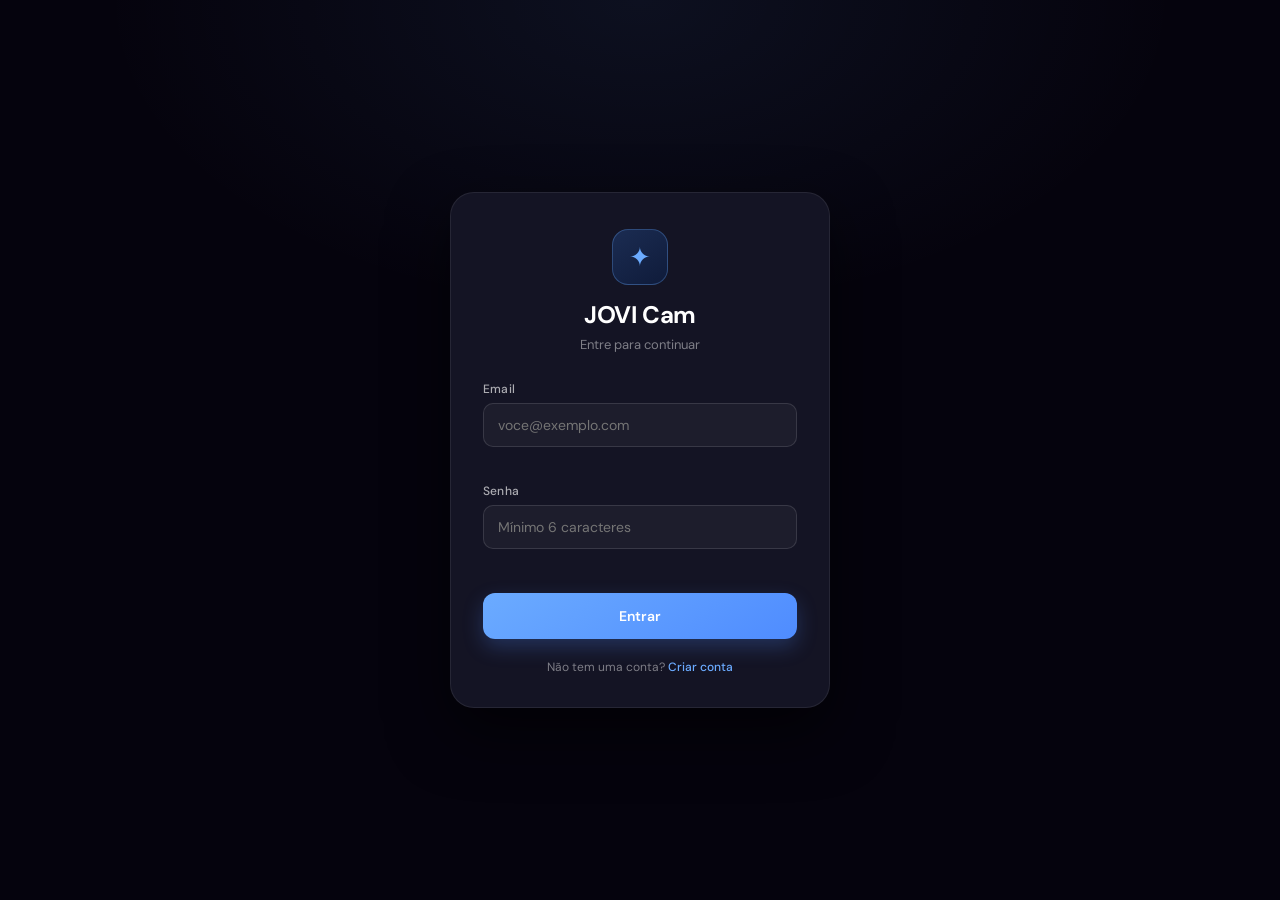
<file: index.html>
<!DOCTYPE html>
<html lang="pt-BR">
<head>
  <meta charset="UTF-8">
  <meta http-equiv="refresh" content="0;url=pages/login.html">
  <title>JOVI Cam</title>
</head>
<body>
  <script>window.location.replace("pages/login.html");</script>
</body>
</html>
</file>
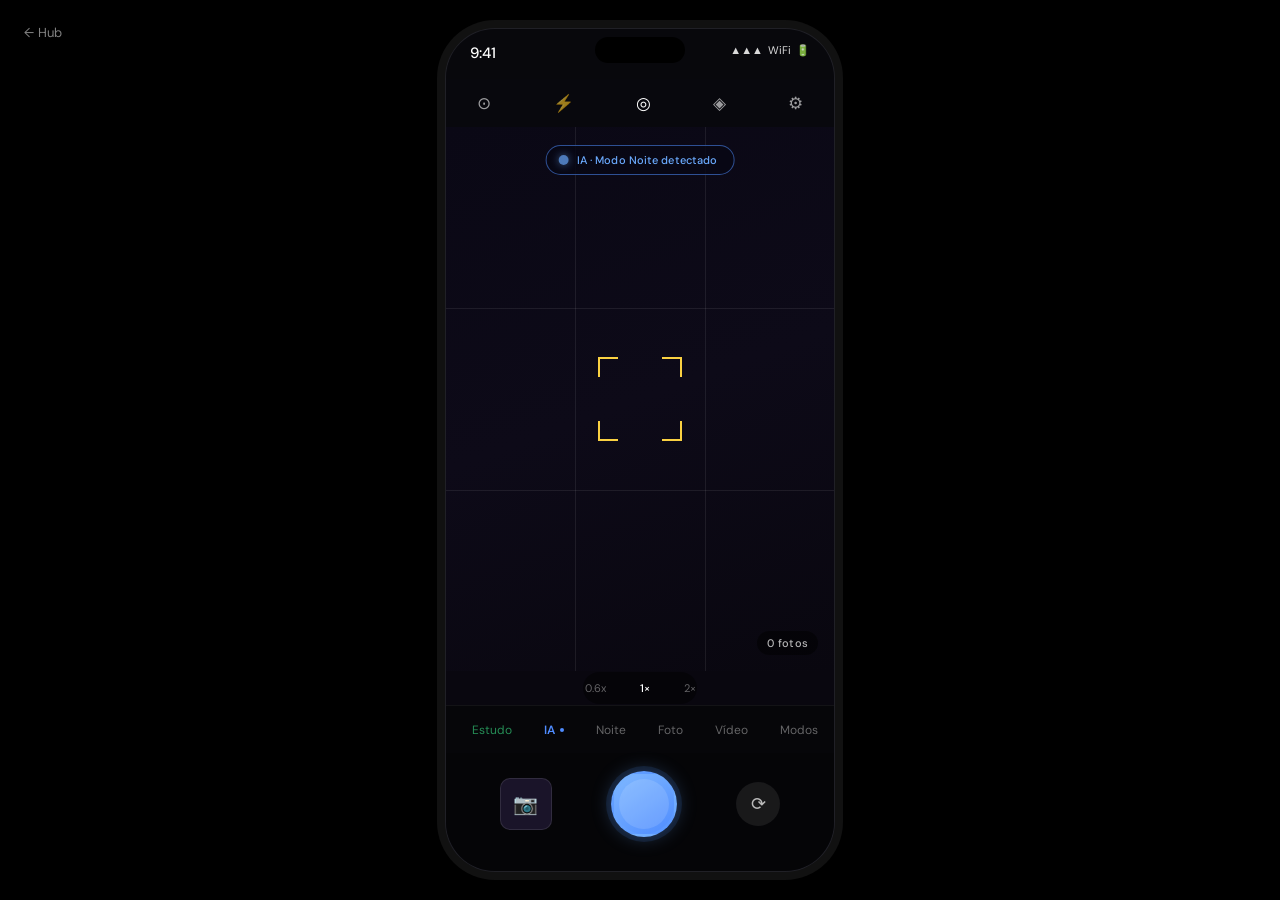
<file: pages/camera.html>
<!DOCTYPE html>
<html lang="pt-BR">
<head>
  <meta charset="UTF-8">
  <meta name="viewport" content="width=device-width, initial-scale=1.0">
  <title>JOVI Cam — Câmera</title>
  <link rel="stylesheet" href="../src/css/camera.css">
</head>
<body>
  <a class="hub-link" href="hub.html">← Hub</a>
  <main class="screen camera camera-ia" id="camera">

    <!-- Status Bar -->
    <header class="status-bar">
      <span class="time">9:41</span>
      <div class="dynamic-island"></div>
      <div class="status-icons">
        <span>▲▲▲</span>
        <span>WiFi</span>
        <span>🔋</span>
      </div>
    </header>

    <!-- Top Controls Bar -->
    <nav class="barra-topo" id="barra-topo">
      <button class="ctrl-btn" data-ctrl="hdr">⊙</button>
      <button class="ctrl-btn" data-ctrl="flash">⚡</button>
      <button class="ctrl-btn ctrl-btn-ativo" data-ctrl="grid">◎</button>
      <button class="ctrl-btn" data-ctrl="filter">◈</button>
      <button class="ctrl-btn" data-ctrl="settings">⚙</button>
    </nav>

    <!-- Viewfinder -->
    <section class="viewfinder">
      <video class="video-cam" id="video-cam" autoplay muted playsinline></video>
      <div class="fallback-cam" id="fallback-cam"></div>

      <!-- AI Chip -->
      <div class="chip-ia">
        <span class="chip-dot"></span>
        <span class="chip-label" id="chip-label">IA · Modo Noite detectado</span>
      </div>

      <!-- Grid overlay -->
      <div class="grid-overlay" id="grid-overlay">
        <div class="linha-grid grid-v1"></div>
        <div class="linha-grid grid-v2"></div>
        <div class="linha-grid grid-h1"></div>
        <div class="linha-grid grid-h2"></div>
      </div>

      <!-- Focus Reticle -->
      <div class="foco">
        <span class="canto canto-tl"></span>
        <span class="canto canto-tr"></span>
        <span class="canto canto-bl"></span>
        <span class="canto canto-br"></span>
      </div>

      <!-- Scan Line (visible in Estudo mode only) -->
      <div class="linha-scan"></div>

      <!-- Photo Counter -->
      <div class="contador-fotos" id="contador-fotos">0 fotos</div>

      <!-- Flash effect overlay -->
      <div class="overlay-flash" id="overlay-flash"></div>
    </section>

    <!-- Zoom Selector -->
    <div class="zoom-bar" id="zoom-bar">
      <button class="zoom-option" data-zoom="0.6">0.6x</button>
      <button class="zoom-option zoom-option-ativo" data-zoom="1">1×</button>
      <button class="zoom-option" data-zoom="2">2×</button>
    </div>

    <!-- Mode Tabs -->
    <nav class="mode-tabs" id="mode-tabs">
      <button class="mode-tab mode-tab-estudo" data-mode="estudo">Estudo</button>
      <button class="mode-tab mode-tab-ia mode-tab-ativo" data-mode="ia">
        IA
        <span class="tab-dot"></span>
      </button>
      <button class="mode-tab" data-mode="noite">Noite</button>
      <button class="mode-tab" data-mode="foto">Foto</button>
      <button class="mode-tab" data-mode="video">Vídeo</button>
      <a href="config.html" class="mode-tab">Modos</a>
    </nav>

    <!-- Action Buttons (only in Estudo mode) -->
    <section class="action-row" id="action-row">
      <button class="btn-action" id="btn-resumo">Resumo IA</button>
      <button class="btn-action" id="btn-copiar">Copiar Texto</button>
    </section>

    <!-- Camera Controls -->
    <footer class="controles-camera">
      <button class="btn-gallery" id="btn-gallery">📷</button>
      <button class="btn-shutter" id="btn-shutter"></button>
      <button class="btn-flip" id="btn-flip">⟳</button>
    </footer>

  </main>

  <script src="../src/js/camera.js"></script>
</body>
</html>
</file>
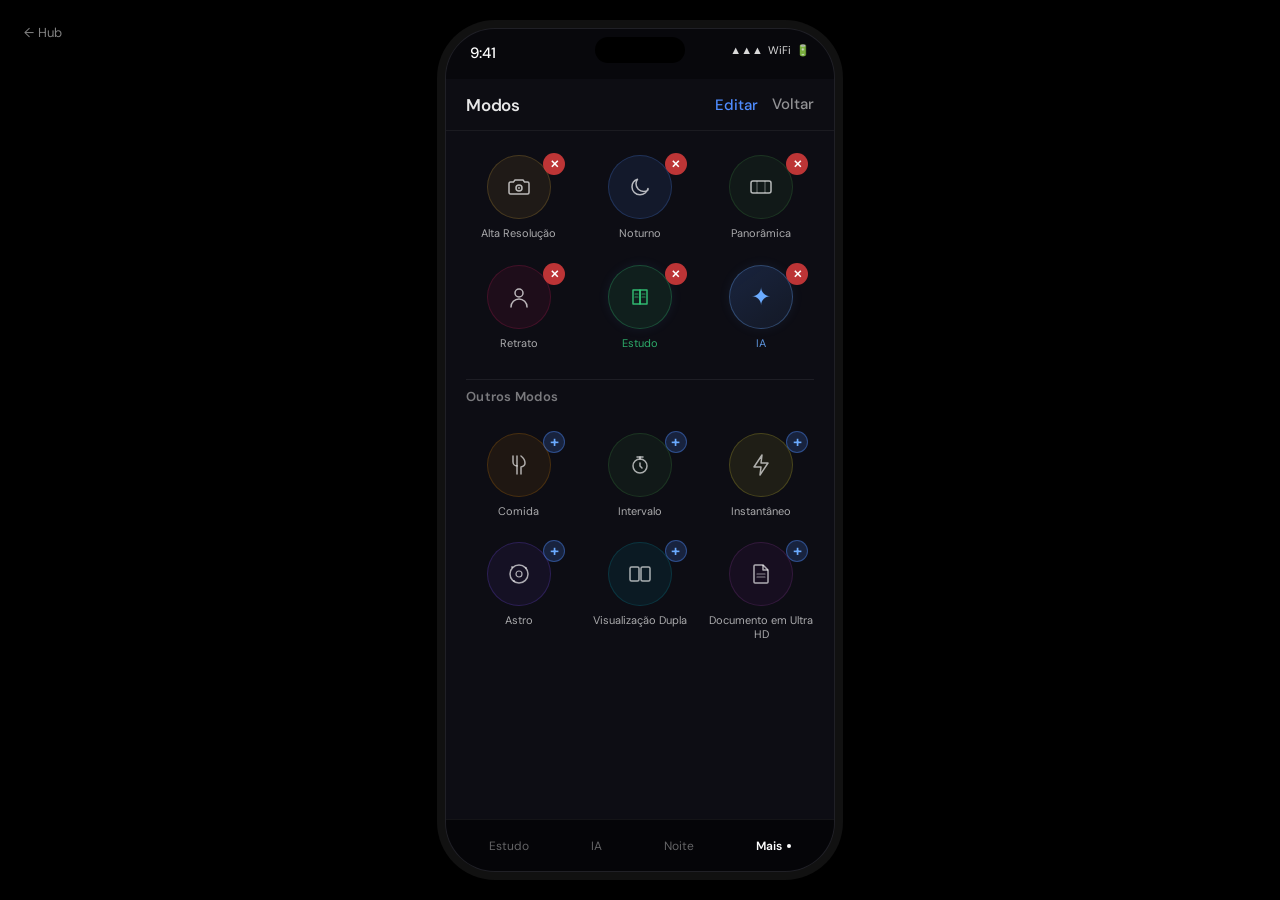
<file: pages/config.html>
<!DOCTYPE html>
<html lang="pt-BR">
<head>
  <meta charset="UTF-8">
  <meta name="viewport" content="width=device-width, initial-scale=1.0">
  <title>JOVI Cam — Configurar Modos</title>
  <link rel="stylesheet" href="../src/css/config.css">
</head>
<body>
  <a class="hub-link" href="hub.html">← Hub</a>
  <main class="screen">

    <!-- Status Bar -->
    <header class="status-bar">
      <span class="time">9:41</span>
      <div class="dynamic-island"></div>
      <div class="status-icons">
        <span>▲▲▲</span>
        <span>WiFi</span>
        <span>🔋</span>
      </div>
    </header>

    <!-- Page Header -->
    <header class="header-pagina">
      <h1 class="titulo-pagina">Modos</h1>
      <div class="acoes-header">
        <button class="btn-editar" id="btn-editar">Editar</button>
        <!-- COMMIT 11 (não incluir no commit 5): botão "Voltar" linka para camera.html, que ainda não existe no commit 5 -->
        <a href="camera.html" class="btn-voltar">Voltar</a>
        <!-- /COMMIT 11 -->
      </div>
    </header>

    <!-- Content -->
    <section class="content">
      <div class="grade-modos" id="grade-modos">

        <!-- Active modes (with remove badge) -->
        <article class="item-modo" data-name="Alta Resolução" data-active="true">
          <button class="badge badge-remover" aria-label="Remover">✕</button>
          <div class="icone-modo icone-res">
            <svg width="22" height="18" viewBox="0 0 22 18" fill="none" xmlns="http://www.w3.org/2000/svg">
              <path d="M21 14.5C21 15.3284 20.3284 16 19.5 16H2.5C1.67157 16 1 15.3284 1 14.5V5.5C1 4.67157 1.67157 4 2.5 4H5.5L7 2H15L16.5 4H19.5C20.3284 4 21 4.67157 21 5.5V14.5Z" stroke="rgba(255,255,255,0.7)" stroke-width="1.5"/>
              <circle cx="11" cy="10" r="3" stroke="rgba(255,255,255,0.7)" stroke-width="1.5"/>
              <circle cx="11" cy="10" r="1.2" fill="rgba(255,255,255,0.5)"/>
            </svg>
          </div>
          <p class="label-modo">Alta Resolução</p>
        </article>

        <article class="item-modo" data-name="Noturno" data-active="true">
          <button class="badge badge-remover" aria-label="Remover">✕</button>
          <div class="icone-modo icone-noturno">
            <svg width="20" height="20" viewBox="0 0 20 20" fill="none" xmlns="http://www.w3.org/2000/svg">
              <path d="M18 11.5C17.2 15.1 13.9 17.8 10 17.8C5.6 17.8 2 14.3 2 9.9C2 6.3 4.3 3.3 7.5 2.2C6.5 3.5 6 5.1 6 6.8C6 11 9.5 14.4 13.8 14.4C15.4 14.4 16.8 13.9 18 13L18 11.5Z" stroke="rgba(255,255,255,0.7)" stroke-width="1.5" stroke-linejoin="round"/>
            </svg>
          </div>
          <p class="label-modo">Noturno</p>
        </article>

        <article class="item-modo" data-name="Panorâmica" data-active="true">
          <button class="badge badge-remover" aria-label="Remover">✕</button>
          <div class="icone-modo icone-pano">
            <svg width="22" height="14" viewBox="0 0 22 14" fill="none" xmlns="http://www.w3.org/2000/svg">
              <rect x="1" y="1" width="20" height="12" rx="2" stroke="rgba(255,255,255,0.7)" stroke-width="1.5"/>
              <line x1="7" y1="1" x2="7" y2="13" stroke="rgba(255,255,255,0.4)" stroke-width="1"/>
              <line x1="15" y1="1" x2="15" y2="13" stroke="rgba(255,255,255,0.4)" stroke-width="1"/>
            </svg>
          </div>
          <p class="label-modo">Panorâmica</p>
        </article>

        <article class="item-modo" data-name="Retrato" data-active="true">
          <button class="badge badge-remover" aria-label="Remover">✕</button>
          <div class="icone-modo icone-retrato">
            <svg width="18" height="22" viewBox="0 0 18 22" fill="none" xmlns="http://www.w3.org/2000/svg">
              <circle cx="9" cy="7" r="4" stroke="rgba(255,255,255,0.7)" stroke-width="1.5"/>
              <path d="M1 21C1 16.5817 4.58172 13 9 13C13.4183 13 17 16.5817 17 21" stroke="rgba(255,255,255,0.7)" stroke-width="1.5" stroke-linecap="round"/>
            </svg>
          </div>
          <p class="label-modo">Retrato</p>
        </article>

        <article class="item-modo item-custom" data-name="Estudo" data-active="true">
          <button class="badge badge-remover" aria-label="Remover">✕</button>
          <div class="icone-modo icone-estudo">
            <svg width="20" height="20" viewBox="0 0 20 20" fill="none" xmlns="http://www.w3.org/2000/svg">
              <path d="M3 3H10V17H3V3Z" stroke="rgba(51,199,120,0.9)" stroke-width="1.5" stroke-linejoin="round"/>
              <path d="M10 3H17V17H10V3Z" stroke="rgba(51,199,120,0.9)" stroke-width="1.5" stroke-linejoin="round"/>
              <line x1="5" y1="7" x2="8" y2="7" stroke="rgba(51,199,120,0.7)" stroke-width="1.2" stroke-linecap="round"/>
              <line x1="5" y1="10" x2="8" y2="10" stroke="rgba(51,199,120,0.7)" stroke-width="1.2" stroke-linecap="round"/>
              <line x1="12" y1="7" x2="15" y2="7" stroke="rgba(51,199,120,0.7)" stroke-width="1.2" stroke-linecap="round"/>
              <line x1="12" y1="10" x2="15" y2="10" stroke="rgba(51,199,120,0.7)" stroke-width="1.2" stroke-linecap="round"/>
            </svg>
          </div>
          <p class="label-modo label-verde">Estudo</p>
        </article>

        <article class="item-modo item-custom" data-name="IA" data-active="true">
          <button class="badge badge-remover" aria-label="Remover">✕</button>
          <div class="icone-modo icone-ia">
            <span class="estrela-ia">✦</span>
          </div>
          <p class="label-modo label-azul">IA</p>
        </article>

        <!-- Section divider -->
        <div class="divisor-secao">Outros Modos</div>

        <!-- Inactive modes (with add badge) -->
        <article class="item-modo" data-name="Comida" data-active="false">
          <button class="badge badge-adicionar" aria-label="Adicionar">+</button>
          <div class="icone-modo icone-comida">
            <svg width="18" height="20" viewBox="0 0 18 20" fill="none" xmlns="http://www.w3.org/2000/svg">
              <path d="M3 1V7C3 9.209 4.791 11 7 11V19" stroke="rgba(255,255,255,0.65)" stroke-width="1.5" stroke-linecap="round"/>
              <path d="M7 1V11" stroke="rgba(255,255,255,0.65)" stroke-width="1.5" stroke-linecap="round"/>
              <path d="M11 1C11 1 15 4 15 8C15 10.5 13.5 11.5 11 12V19" stroke="rgba(255,255,255,0.65)" stroke-width="1.5" stroke-linecap="round" stroke-linejoin="round"/>
            </svg>
          </div>
          <p class="label-modo">Comida</p>
        </article>

        <article class="item-modo" data-name="Intervalo" data-active="false">
          <button class="badge badge-adicionar" aria-label="Adicionar">+</button>
          <div class="icone-modo icone-intervalo">
            <svg width="20" height="20" viewBox="0 0 20 20" fill="none" xmlns="http://www.w3.org/2000/svg">
              <circle cx="10" cy="11" r="7" stroke="rgba(255,255,255,0.65)" stroke-width="1.5"/>
              <path d="M10 8V11L12 13" stroke="rgba(255,255,255,0.65)" stroke-width="1.5" stroke-linecap="round"/>
              <path d="M7 2H13" stroke="rgba(255,255,255,0.65)" stroke-width="1.5" stroke-linecap="round"/>
              <path d="M10 2V4" stroke="rgba(255,255,255,0.65)" stroke-width="1.5" stroke-linecap="round"/>
            </svg>
          </div>
          <p class="label-modo">Intervalo</p>
        </article>

        <article class="item-modo" data-name="Instantâneo" data-active="false">
          <button class="badge badge-adicionar" aria-label="Adicionar">+</button>
          <div class="icone-modo icone-instantaneo">
            <svg width="16" height="22" viewBox="0 0 16 22" fill="none" xmlns="http://www.w3.org/2000/svg">
              <path d="M9 1L1 13H8L7 21L15 9H8L9 1Z" stroke="rgba(255,255,255,0.65)" stroke-width="1.5" stroke-linejoin="round"/>
            </svg>
          </div>
          <p class="label-modo">Instantâneo</p>
        </article>

        <article class="item-modo" data-name="Astro" data-active="false">
          <button class="badge badge-adicionar" aria-label="Adicionar">+</button>
          <div class="icone-modo icone-astro">
            <svg width="22" height="22" viewBox="0 0 22 22" fill="none" xmlns="http://www.w3.org/2000/svg">
              <circle cx="11" cy="11" r="9" stroke="rgba(255,255,255,0.65)" stroke-width="1.5"/>
              <circle cx="11" cy="11" r="3" stroke="rgba(255,255,255,0.65)" stroke-width="1.2"/>
              <circle cx="4" cy="4" r="1" fill="rgba(255,255,255,0.5)"/>
              <circle cx="18" cy="5" r="1" fill="rgba(255,255,255,0.5)"/>
              <circle cx="6" cy="18" r="1" fill="rgba(255,255,255,0.5)"/>
            </svg>
          </div>
          <p class="label-modo">Astro</p>
        </article>

        <article class="item-modo" data-name="Visualização Dupla" data-active="false">
          <button class="badge badge-adicionar" aria-label="Adicionar">+</button>
          <div class="icone-modo icone-dupl">
            <svg width="22" height="16" viewBox="0 0 22 16" fill="none" xmlns="http://www.w3.org/2000/svg">
              <rect x="1" y="1" width="9" height="14" rx="1.5" stroke="rgba(255,255,255,0.65)" stroke-width="1.5"/>
              <rect x="12" y="1" width="9" height="14" rx="1.5" stroke="rgba(255,255,255,0.65)" stroke-width="1.5"/>
            </svg>
          </div>
          <p class="label-modo">Visualização Dupla</p>
        </article>

        <article class="item-modo" data-name="Documento em Ultra HD" data-active="false">
          <button class="badge badge-adicionar" aria-label="Adicionar">+</button>
          <div class="icone-modo icone-doc">
            <svg width="16" height="20" viewBox="0 0 16 20" fill="none" xmlns="http://www.w3.org/2000/svg">
              <path d="M1 2C1 1.44772 1.44772 1 2 1H10L15 6V18C15 18.5523 14.5523 19 14 19H2C1.44772 19 1 18.5523 1 18V2Z" stroke="rgba(255,255,255,0.65)" stroke-width="1.5"/>
              <path d="M10 1V6H15" stroke="rgba(255,255,255,0.65)" stroke-width="1.5" stroke-linejoin="round"/>
              <line x1="4" y1="10" x2="12" y2="10" stroke="rgba(255,255,255,0.5)" stroke-width="1.2" stroke-linecap="round"/>
              <line x1="4" y1="13" x2="12" y2="13" stroke="rgba(255,255,255,0.5)" stroke-width="1.2" stroke-linecap="round"/>
            </svg>
          </div>
          <p class="label-modo">Documento em Ultra HD</p>
        </article>

      </div>
    </section>

    <!-- Bottom Mode Tabs -->
    <nav class="mode-tabs" id="bottom-tabs">
      <button class="mode-tab" data-mode="estudo">Estudo</button>
      <button class="mode-tab" data-mode="ia">IA</button>
      <button class="mode-tab" data-mode="noite">Noite</button>
      <button class="mode-tab mode-tab-ativo" data-mode="mais">
        Mais
        <span class="tab-dot"></span>
      </button>
    </nav>

  </main>

  <script src="../src/js/config.js"></script>
</body>
</html>
</file>
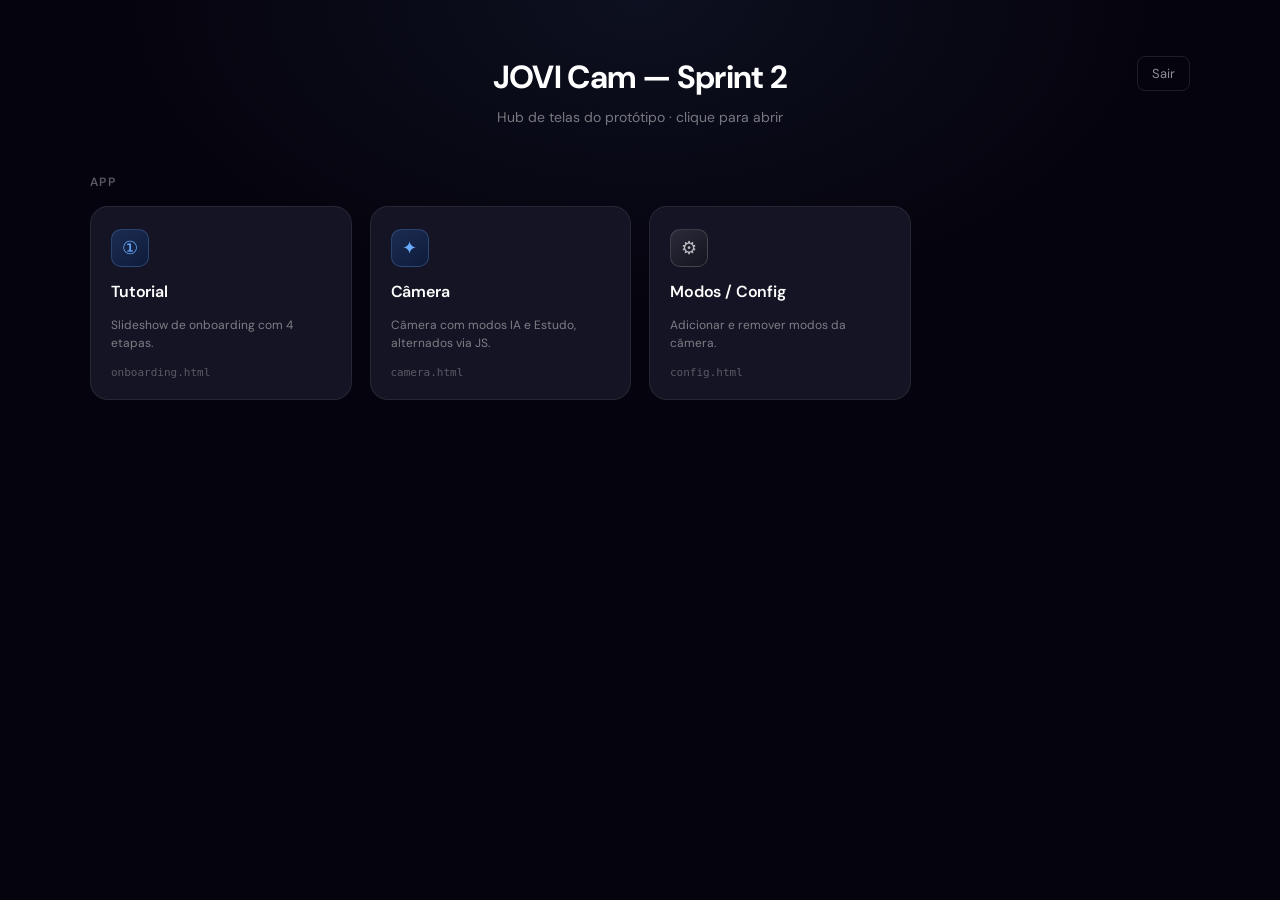
<file: pages/hub.html>
<!DOCTYPE html>
<html lang="pt-BR">
<head>
  <meta charset="UTF-8">
  <meta name="viewport" content="width=device-width, initial-scale=1.0">
  <title>JOVI Cam — Hub</title>
  <link rel="stylesheet" href="../src/css/hub.css">
</head>
<body>
  <main class="hub">
    <header class="cabecalho">
      <h1 class="titulo">JOVI Cam — Sprint 2</h1>
      <p class="subtitulo">Hub de telas do protótipo · clique para abrir</p>
      <a class="btn-sair" href="../index.html" id="link-sair">Sair</a>
    </header>

    <section>
      <h2 class="titulo-secao">App</h2>
      <div class="grade">
        <a class="card" href="onboarding.html">
          <div class="icone-card">①</div>
          <div class="titulo-card">Tutorial</div>
          <div class="desc-card">Slideshow de onboarding com 4 etapas.</div>
          <div class="caminho">onboarding.html</div>
        </a>
        <a class="card" href="camera.html">
          <div class="icone-card">✦</div>
          <div class="titulo-card">Câmera</div>
          <div class="desc-card">Câmera com modos IA e Estudo, alternados via JS.</div>
          <div class="caminho">camera.html</div>
        </a>
        <a class="card card-config" href="config.html">
          <div class="icone-card">⚙</div>
          <div class="titulo-card">Modos / Config</div>
          <div class="desc-card">Adicionar e remover modos da câmera.</div>
          <div class="caminho">config.html</div>
        </a>
      </div>
    </section>

  </main>

  <!-- COMMIT 14 (não incluir no commit 12): script de confirmação de logout -->
  <script src="../src/js/hub.js"></script>
  <!-- /COMMIT 14 -->
</body>
</html>
</file>
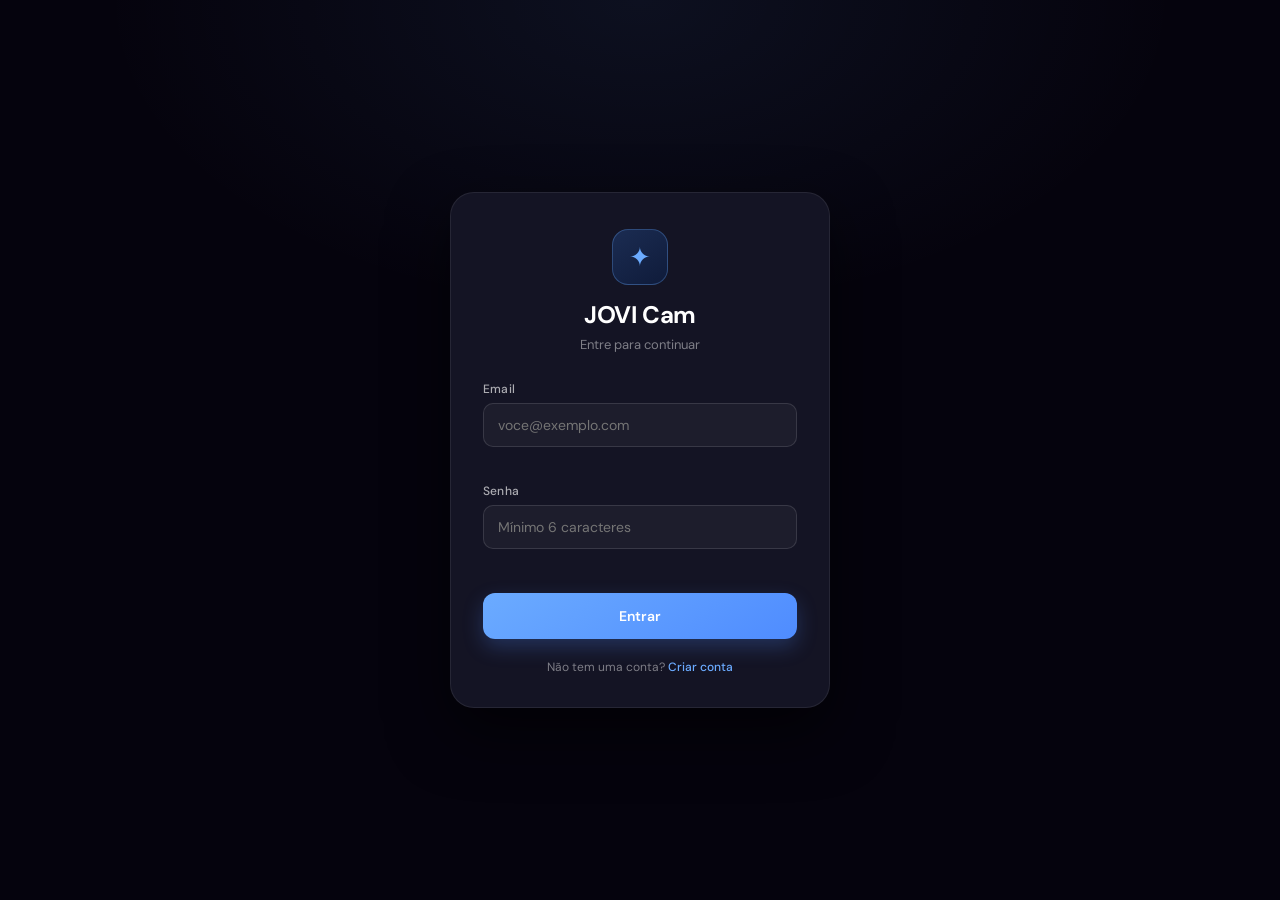
<file: pages/login.html>
<!DOCTYPE html>
<html lang="pt-BR">
<head>
  <meta charset="UTF-8">
  <meta name="viewport" content="width=device-width, initial-scale=1.0">
  <title>JOVI Cam — Entrar</title>
  <link rel="stylesheet" href="../src/css/login.css">
</head>
<body>
  <main class="login">
    <header class="cabecalho">
      <div class="logo">✦</div>
      <h1 class="titulo">JOVI Cam</h1>
      <p class="subtitulo">Entre para continuar</p>
    </header>

    <form class="form-login" id="form-login" novalidate>
      <div class="campo">
        <label class="label" for="email">Email</label>
        <input class="input" id="email" name="email" type="email" placeholder="voce@exemplo.com" autocomplete="email">
        <small class="msg-erro" id="erro-email"></small>
      </div>

      <div class="campo">
        <label class="label" for="senha">Senha</label>
        <input class="input" id="senha" name="senha" type="password" placeholder="Mínimo 6 caracteres" autocomplete="current-password">
        <small class="msg-erro" id="erro-senha"></small>
      </div>

      <button type="submit" class="btn-entrar">Entrar</button>

      <p class="rodape">
        Não tem uma conta? <a href="#" id="link-cadastro">Criar conta</a>
      </p>
    </form>
  </main>

  <script src="../src/js/login.js"></script>
</body>
</html>
</file>
<file: src/css/camera.css>
@import url('https://fonts.googleapis.com/css2?family=DM+Sans:wght@300;400;500;600;700&display=swap');

*, *::before, *::after {
  box-sizing: border-box;
  margin: 0;
  padding: 0;
}

body {
  background: #000;
  display: flex;
  justify-content: center;
  align-items: center;
  min-height: 100vh;
  font-family: 'DM Sans', -apple-system, sans-serif;
}

button {
  cursor: pointer;
  font-family: inherit;
  border: none;
  background: none;
  color: inherit;
  padding: 0;
}

/* ── Phone Shell ─────────────────────────────── */
.screen {
  width: 390px;
  height: 844px;
  background: #0d0d14;
  border-radius: 50px;
  border: 1.5px solid rgba(255,255,255,0.08);
  box-shadow:
    0 0 0 8px #111,
    0 40px 80px rgba(0,0,0,0.9);
  overflow: hidden;
  position: relative;
  display: flex;
  flex-direction: column;
}

/* ── Status Bar ──────────────────────────────── */
.status-bar {
  height: 50px;
  padding: 14px 24px 0;
  display: flex;
  justify-content: space-between;
  align-items: flex-start;
  background: rgba(0,0,0,0.4);
  position: relative;
  z-index: 20;
  flex-shrink: 0;
}

.dynamic-island {
  width: 90px;
  height: 26px;
  background: #000;
  border-radius: 13px;
  position: absolute;
  top: 8px;
  left: 50%;
  transform: translateX(-50%);
}

.time {
  font-size: 15px;
  font-weight: 500;
  color: #fff;
}

.status-icons {
  display: flex;
  align-items: center;
  gap: 5px;
  font-size: 11px;
  color: rgba(255,255,255,0.85);
}

/* ── Controls Bar ────────────────────────────── */
.barra-topo {
  height: 48px;
  background: rgba(0,0,0,0.35);
  display: flex;
  justify-content: space-around;
  align-items: center;
  flex-shrink: 0;
  z-index: 10;
}

.ctrl-btn {
  font-size: 17px;
  opacity: 0.6;
  padding: 10px 12px;
  color: #fff;
  transition: opacity 0.18s ease;
}

.ctrl-btn-ativo { opacity: 1; }

/* ── Viewfinder ──────────────────────────────── */
.viewfinder {
  flex: 1;
  position: relative;
  overflow: hidden;
}

/* fallback gradient by mode (visible when camera is unavailable) */
.fallback-cam {
  position: absolute;
  inset: 0;
  z-index: 0;
}

.camera-ia .fallback-cam {
  background: linear-gradient(160deg, #0a0815 0%, #0d0a18 50%, #09070f 100%);
}

.camera-estudo .fallback-cam {
  background: linear-gradient(160deg, #080c09 0%, #090d0a 50%, #070b08 100%);
}

.video-cam {
  position: absolute;
  inset: 0;
  width: 100%;
  height: 100%;
  object-fit: cover;
  z-index: 1;
  background: #000;
}

.camera.no-camera .video-cam { display: none; }

/* ── AI Chip ─────────────────────────────────── */
.chip-ia {
  position: absolute;
  top: 18px;
  left: 50%;
  transform: translateX(-50%);
  border-radius: 20px;
  padding: 7px 16px 7px 12px;
  display: flex;
  align-items: center;
  gap: 8px;
  z-index: 10;
  white-space: nowrap;
}

.camera-ia .chip-ia {
  background: rgba(8, 8, 20, 0.82);
  border: 1px solid rgba(79,140,255,0.55);
}

.camera-estudo .chip-ia {
  background: rgba(8, 14, 10, 0.85);
  border: 1px solid rgba(51,199,120,0.5);
}

.chip-dot {
  width: 10px;
  height: 10px;
  border-radius: 50%;
}

.camera-ia .chip-dot {
  background: rgba(107,171,255,0.7);
  box-shadow: 0 0 8px rgba(107,171,255,0.5);
}

.camera-estudo .chip-dot {
  background: rgba(51,199,120,0.8);
  box-shadow: 0 0 8px rgba(51,199,120,0.5);
}

.chip-label {
  font-size: 11px;
  font-weight: 500;
  letter-spacing: 0.01em;
}

.camera-ia .chip-label { color: #6babff; }
.camera-estudo .chip-label { color: #33c778; }

/* ── Grid Overlay ────────────────────────────── */
.grid-overlay {
  position: absolute;
  inset: 0;
  z-index: 5;
}

.grid-overlay.hidden { display: none; }

.linha-grid {
  position: absolute;
  background: rgba(255,255,255,0.08);
}

.grid-v1 { width: 1px; top: 0; bottom: 0; left: 33.33%; }
.grid-v2 { width: 1px; top: 0; bottom: 0; left: 66.66%; }
.grid-h1 { height: 1px; left: 0; right: 0; top: 33.33%; }
.grid-h2 { height: 1px; left: 0; right: 0; top: 66.66%; }

/* ── Focus Reticle ───────────────────────────── */
.foco {
  position: absolute;
  width: 84px;
  height: 84px;
  top: 50%;
  left: 50%;
  transform: translate(-50%, -50%);
  z-index: 5;
}

.canto {
  position: absolute;
  width: 20px;
  height: 20px;
  border-style: solid;
}

.camera-ia .canto { border-color: #fad142; }
.camera-estudo .canto { border-color: #33c778; }

.canto-tl { top: 0; left: 0; border-width: 2px 0 0 2px; }
.canto-tr { top: 0; right: 0; border-width: 2px 2px 0 0; }
.canto-bl { bottom: 0; left: 0; border-width: 0 0 2px 2px; }
.canto-br { bottom: 0; right: 0; border-width: 0 2px 2px 0; }

/* ── Scan Line (Estudo only) ─────────────────── */
.linha-scan {
  position: absolute;
  left: 0;
  right: 0;
  height: 2px;
  top: 48%;
  z-index: 5;
  display: none;
  background: linear-gradient(
    90deg,
    transparent 0%,
    rgba(51,199,120,0) 10%,
    rgba(51,199,120,0.4) 40%,
    rgba(51,199,120,0.4) 60%,
    rgba(51,199,120,0) 90%,
    transparent 100%
  );
  animation: scan 2.5s ease-in-out infinite;
}

.camera-estudo .linha-scan { display: block; }

@keyframes scan {
  0%   { top: 30%; opacity: 0.3; }
  50%  { top: 65%; opacity: 1; }
  100% { top: 30%; opacity: 0.3; }
}

/* ── Photo Counter ───────────────────────────── */
.contador-fotos {
  position: absolute;
  bottom: 16px;
  right: 16px;
  font-size: 11px;
  font-weight: 500;
  color: rgba(255,255,255,0.7);
  background: rgba(0,0,0,0.5);
  padding: 5px 10px;
  border-radius: 12px;
  z-index: 6;
  letter-spacing: 0.02em;
}

/* ── Flash Overlay ───────────────────────────── */
.overlay-flash {
  position: absolute;
  inset: 0;
  background: #fff;
  opacity: 0;
  pointer-events: none;
  z-index: 50;
}

.overlay-flash.flash-ativo {
  animation: flash 0.25s ease-out;
}

@keyframes flash {
  0%   { opacity: 0; }
  30%  { opacity: 0.9; }
  100% { opacity: 0; }
}

/* ── Zoom Bar ────────────────────────────────── */
.zoom-bar {
  display: flex;
  justify-content: center;
  align-items: center;
  gap: 34px;
  padding: 10px 0;
  position: relative;
  z-index: 10;
  flex-shrink: 0;
}

.camera-ia .zoom-bar { background: #09070f; }
.camera-estudo .zoom-bar { background: #070b08; }

.zoom-bar::before {
  content: '';
  position: absolute;
  left: 50%;
  transform: translateX(-50%);
  width: 114px;
  height: 32px;
  background: rgba(0,0,0,0.45);
  border-radius: 16px;
}

.zoom-option {
  font-size: 11px;
  font-weight: 400;
  color: rgba(255,255,255,0.38);
  position: relative;
  z-index: 1;
  transition: color 0.15s ease, font-weight 0.15s ease;
}

.zoom-option-ativo {
  color: #fff;
  font-weight: 500;
}

/* ── Mode Tabs ───────────────────────────────── */
.mode-tabs {
  height: 48px;
  background: rgba(0,0,0,0.55);
  display: flex;
  align-items: center;
  padding: 0 12px;
  gap: 4px;
  overflow: hidden;
  flex-shrink: 0;
  border-top: 1px solid rgba(255,255,255,0.05);
}

.mode-tab {
  font-size: 12px;
  font-weight: 400;
  color: rgba(255,255,255,0.38);
  padding: 10px 14px;
  white-space: nowrap;
  flex-shrink: 0;
  position: relative;
  display: flex;
  align-items: center;
  gap: 5px;
  text-decoration: none;
  font-family: inherit;
  cursor: pointer;
  background: none;
  border: none;
  line-height: 1;
  transition: color 0.15s ease, font-weight 0.15s ease;
}

.mode-tab-ativo { font-weight: 600; }
.mode-tab-estudo { color: rgba(51,199,120,0.7); }
.mode-tab-ia { color: rgba(79,140,255,0.7); }

.mode-tab-estudo.mode-tab-ativo { color: #33c778; }
.mode-tab-ia.mode-tab-ativo { color: #4f8cff; }

.tab-dot {
  width: 4px;
  height: 4px;
  border-radius: 50%;
  display: inline-block;
}

.camera-ia .tab-dot { background: #4f8cff; }
.camera-estudo .tab-dot { background: #33c778; }

/* ── Action Row (Estudo only) ────────────────── */
.action-row {
  display: none;
  gap: 16px;
  padding: 10px 32px;
  background: rgba(0,0,0,0.55);
  flex-shrink: 0;
}

.camera-estudo .action-row { display: flex; }

.btn-action {
  flex: 1;
  height: 34px;
  background: rgba(255,255,255,0.06);
  border: 1px solid rgba(255,255,255,0.1);
  border-radius: 8px;
  font-size: 13px;
  font-weight: 500;
  color: rgba(255,255,255,0.8);
  text-align: center;
  display: flex;
  align-items: center;
  justify-content: center;
  transition: background 0.18s ease, border-color 0.18s ease, color 0.18s ease;
}

.btn-action:hover {
  background: rgba(51,199,120,0.15);
  border-color: #33c778;
  color: #33c778;
}

/* ── Camera Controls ─────────────────────────── */
.controles-camera {
  height: 118px;
  background: rgba(0,0,0,0.65);
  display: flex;
  justify-content: space-around;
  align-items: center;
  flex-shrink: 0;
  padding: 0 24px 16px;
}

.btn-gallery {
  width: 52px;
  height: 52px;
  background: #1a1429;
  border: 1px solid rgba(255,255,255,0.1);
  border-radius: 10px;
  font-size: 20px;
  display: flex;
  align-items: center;
  justify-content: center;
}

.btn-shutter {
  width: 66px;
  height: 66px;
  border-radius: 50%;
  position: relative;
  transition: transform 0.1s ease;
}

.btn-shutter:active { transform: scale(0.94); }

.camera-ia .btn-shutter {
  background: linear-gradient(145deg, #7fb8ff, #4f8cff);
  border: 3px solid rgba(107,171,255,0.25);
  box-shadow:
    0 0 0 5px rgba(79,140,255,0.12),
    0 0 20px rgba(107,171,255,0.3);
}

.camera-estudo .btn-shutter {
  background: linear-gradient(145deg, #4fd891, #2bab6b);
  border: 3px solid rgba(51,199,120,0.25);
  box-shadow:
    0 0 0 5px rgba(51,199,120,0.12),
    0 0 20px rgba(51,199,120,0.35);
}

.btn-shutter::after {
  content: '';
  position: absolute;
  inset: 5px;
  border-radius: 50%;
  background: rgba(255,255,255,0.12);
}

.btn-flip {
  width: 44px;
  height: 44px;
  border-radius: 50%;
  background: rgba(255,255,255,0.08);
  font-size: 18px;
  color: rgba(255,255,255,0.7);
  display: flex;
  align-items: center;
  justify-content: center;
  transition: transform 0.3s ease;
}

.btn-flip.flipping { transform: rotate(180deg); }

/* ── Hub Link ────────────────────────────────── */
.hub-link {
  position: fixed;
  top: 24px;
  left: 24px;
  font-size: 13px;
  color: rgba(255,255,255,0.5);
  text-decoration: none;
  font-family: inherit;
  letter-spacing: 0.02em;
  z-index: 100;
  transition: color 0.18s ease;
}

.hub-link:hover { color: #fff; }
</file>
<file: src/css/config.css>
@import url('https://fonts.googleapis.com/css2?family=DM+Sans:wght@300;400;500;600;700&display=swap');

*, *::before, *::after {
  box-sizing: border-box;
  margin: 0;
  padding: 0;
}

body {
  background: #000;
  display: flex;
  justify-content: center;
  align-items: center;
  min-height: 100vh;
  font-family: 'DM Sans', -apple-system, sans-serif;
}

button {
  cursor: pointer;
  font-family: inherit;
  border: none;
  background: none;
  color: inherit;
  padding: 0;
}

/* ── Phone Shell ─────────────────────────────── */
.screen {
  width: 390px;
  height: 844px;
  background: #0d0d14;
  border-radius: 50px;
  border: 1.5px solid rgba(255,255,255,0.08);
  box-shadow:
    0 0 0 8px #111,
    0 40px 80px rgba(0,0,0,0.9);
  overflow: hidden;
  position: relative;
  display: flex;
  flex-direction: column;
}

/* ── Status Bar ──────────────────────────────── */
.status-bar {
  height: 50px;
  padding: 14px 24px 0;
  display: flex;
  justify-content: space-between;
  align-items: flex-start;
  background: rgba(0,0,0,0.4);
  position: relative;
  z-index: 20;
  flex-shrink: 0;
}

.dynamic-island {
  width: 90px;
  height: 26px;
  background: #000;
  border-radius: 13px;
  position: absolute;
  top: 8px;
  left: 50%;
  transform: translateX(-50%);
}

.time {
  font-size: 15px;
  font-weight: 500;
  color: #fff;
}

.status-icons {
  display: flex;
  align-items: center;
  gap: 5px;
  font-size: 11px;
  color: rgba(255,255,255,0.85);
}

/* ── Page Header ─────────────────────────────── */
.header-pagina {
  height: 52px;
  background: rgba(13,13,20,0.95);
  display: flex;
  justify-content: space-between;
  align-items: center;
  padding: 0 20px;
  border-bottom: 1px solid rgba(255,255,255,0.06);
  flex-shrink: 0;
}

.titulo-pagina {
  font-size: 17px;
  font-weight: 600;
  color: rgba(255,255,255,0.9);
  letter-spacing: -0.01em;
}

.acoes-header {
  display: flex;
  align-items: center;
  gap: 14px;
}

.btn-editar {
  font-size: 15px;
  font-weight: 500;
  color: #4f8cff;
}

.btn-voltar {
  font-size: 15px;
  font-weight: 500;
  color: rgba(255,255,255,0.55);
  text-decoration: none;
  font-family: inherit;
  cursor: pointer;
  background: none;
  border: none;
  line-height: 1;
}

/* ── Content ─────────────────────────────────── */
.content {
  flex: 1;
  overflow-y: auto;
  background: #0d0d14;
  padding: 24px 20px 16px;
}

/* ── Modes Grid ──────────────────────────────── */
.grade-modos {
  display: grid;
  grid-template-columns: repeat(3, 1fr);
  gap: 20px 16px;
  row-gap: 24px;
}

.divisor-secao {
  grid-column: 1 / -1;
  font-size: 13px;
  font-weight: 600;
  color: rgba(255,255,255,0.45);
  letter-spacing: 0.02em;
  padding-top: 8px;
  padding-bottom: 4px;
  border-top: 1px solid rgba(255,255,255,0.07);
  margin-top: 4px;
}

/* ── Mode Item ───────────────────────────────── */
.item-modo {
  display: flex;
  flex-direction: column;
  align-items: center;
  gap: 8px;
  position: relative;
}

/* ── Mode Icon Circle ────────────────────────── */
.icone-modo {
  width: 64px;
  height: 64px;
  border-radius: 50%;
  display: flex;
  align-items: center;
  justify-content: center;
  background: rgba(255,255,255,0.04);
  border: 1px solid rgba(255,255,255,0.08);
}

.icone-res    { background: rgba(250,193,70,0.08); border-color: rgba(250,193,70,0.18); }
.icone-noturno { background: rgba(79,140,255,0.1); border-color: rgba(79,140,255,0.22); }
.icone-pano   { background: rgba(76,175,80,0.08); border-color: rgba(76,175,80,0.18); }
.icone-retrato { background: rgba(233,30,99,0.08); border-color: rgba(233,30,99,0.18); }
.icone-estudo { background: rgba(51,199,120,0.1); border-color: rgba(51,199,120,0.28); }
.icone-ia     {
  background: linear-gradient(145deg, rgba(79,140,255,0.18), rgba(107,171,255,0.08));
  border-color: rgba(107,171,255,0.3);
  box-shadow: 0 0 16px rgba(107,171,255,0.1);
}

/* Outros modos */
.icone-comida    { background: rgba(255,152,0,0.08); border-color: rgba(255,152,0,0.18); }
.icone-intervalo { background: rgba(76,175,80,0.08); border-color: rgba(76,175,80,0.18); }
.icone-instantaneo { background: rgba(255,235,59,0.08); border-color: rgba(255,235,59,0.18); }
.icone-astro  { background: rgba(103,58,183,0.1); border-color: rgba(124,77,255,0.22); }
.icone-dupl   { background: rgba(0,188,212,0.08); border-color: rgba(0,172,193,0.18); }
.icone-doc    { background: rgba(156,39,176,0.08); border-color: rgba(171,71,188,0.18); }

.estrela-ia {
  font-size: 24px;
  color: #6babff;
}

/* ── Labels ──────────────────────────────────── */
.label-modo {
  font-size: 11px;
  font-weight: 400;
  color: rgba(255,255,255,0.65);
  text-align: center;
  line-height: 1.25;
}

.label-verde { color: rgba(51,199,120,0.85); }
.label-azul  { color: rgba(107,171,255,0.85); }

/* ── Badges ──────────────────────────────────── */
.badge {
  position: absolute;
  top: -2px;
  right: 6px;
  width: 22px;
  height: 22px;
  border-radius: 50%;
  display: flex;
  align-items: center;
  justify-content: center;
  font-size: 12px;
  font-weight: 600;
  z-index: 2;
}

.badge-remover {
  background: rgba(220,60,60,0.85);
  color: #fff;
  font-size: 11px;
}

.badge-adicionar {
  background: rgba(79,140,255,0.18);
  border: 1px solid rgba(79,140,255,0.4);
  color: #6babff;
  font-size: 16px;
  line-height: 1;
}

/* Custom modes have a subtle background ring */
.item-custom .icone-modo {
  box-shadow: 0 0 12px rgba(107,171,255,0.08);
}

/* ── Mode Tabs ───────────────────────────────── */
.mode-tabs {
  height: 52px;
  background: rgba(0,0,0,0.6);
  display: flex;
  align-items: center;
  justify-content: space-around;
  padding: 0 12px;
  flex-shrink: 0;
  border-top: 1px solid rgba(255,255,255,0.06);
}

.mode-tab {
  font-size: 12px;
  font-weight: 400;
  color: rgba(255,255,255,0.38);
  padding: 10px 16px;
  white-space: nowrap;
  display: flex;
  align-items: center;
  gap: 5px;
}

.mode-tab-ativo {
  font-weight: 600;
  color: #fff;
}

.tab-dot {
  width: 4px;
  height: 4px;
  border-radius: 50%;
  background: #fff;
  display: inline-block;
}

/* ── Scrollbar ───────────────────────────────── */
.content::-webkit-scrollbar { width: 0; }

/* ── Hub Link ────────────────────────────────── */
.hub-link {
  position: fixed;
  top: 24px;
  left: 24px;
  font-size: 13px;
  color: rgba(255,255,255,0.5);
  text-decoration: none;
  font-family: inherit;
  letter-spacing: 0.02em;
  z-index: 100;
  transition: color 0.18s ease;
}

.hub-link:hover {
  color: #fff;
}
</file>
<file: src/css/hub.css>
@import url('https://fonts.googleapis.com/css2?family=DM+Sans:wght@300;400;500;600;700&display=swap');

*, *::before, *::after { box-sizing: border-box; margin: 0; padding: 0; }

body {
  min-height: 100vh;
  font-family: 'DM Sans', -apple-system, sans-serif;
  color: #fff;
  padding: 56px 32px 80px;
  background: #05030d radial-gradient(ellipse 60% 50% at 50% 0%, rgba(107, 171, 255, 0.08) 0%, transparent 70%);
}

.hub {
  max-width: 1100px;
  margin: 0 auto;
}

.cabecalho {
  text-align: center;
  margin-bottom: 48px;
  position: relative;
}

.titulo {
  font-size: 32px;
  font-weight: 700;
  letter-spacing: -0.02em;
  margin-bottom: 10px;
}

.subtitulo {
  font-size: 14px;
  color: rgba(255,255,255,0.45);
  font-weight: 400;
}

.btn-sair {
  position: absolute;
  top: 0;
  right: 0;
  font-size: 13px;
  color: rgba(255,255,255,0.55);
  text-decoration: none;
  padding: 8px 14px;
  border: 1px solid rgba(255,255,255,0.1);
  border-radius: 8px;
  transition: color 0.18s ease, border-color 0.18s ease;
}

.btn-sair:hover {
  color: #fff;
  border-color: rgba(255,255,255,0.3);
}

.titulo-secao {
  font-size: 12px;
  font-weight: 600;
  letter-spacing: 0.12em;
  text-transform: uppercase;
  color: rgba(255,255,255,0.35);
  margin: 32px 0 16px;
}

.grade {
  display: grid;
  grid-template-columns: repeat(auto-fill, minmax(220px, 1fr));
  gap: 18px;
}

.card {
  background: #141424;
  border: 1px solid rgba(255,255,255,0.08);
  border-radius: 18px;
  padding: 22px 20px 20px;
  text-decoration: none;
  color: inherit;
  display: flex;
  flex-direction: column;
  gap: 14px;
  transition: transform 0.18s ease, border-color 0.18s ease, box-shadow 0.18s ease;
  position: relative;
  overflow: hidden;
}

.card:hover {
  transform: translateY(-3px);
  border-color: rgba(107,171,255,0.4);
  box-shadow: 0 12px 32px rgba(0,0,0,0.5), 0 0 0 1px rgba(107,171,255,0.15);
}

.icone-card {
  width: 38px;
  height: 38px;
  border-radius: 10px;
  background: linear-gradient(145deg, #1b2c52, #0f1b3a);
  border: 1px solid rgba(107,171,255,0.25);
  display: flex;
  align-items: center;
  justify-content: center;
  font-size: 18px;
  color: #6babff;
}

.titulo-card {
  font-size: 16px;
  font-weight: 600;
  letter-spacing: -0.01em;
}

.desc-card {
  font-size: 12px;
  color: rgba(255,255,255,0.45);
  line-height: 1.5;
}

.caminho {
  margin-top: auto;
  font-size: 11px;
  color: rgba(255,255,255,0.3);
  font-family: 'SF Mono', Menlo, monospace;
}

.card-config .icone-card {
  background: linear-gradient(145deg, #2a2a3a, #15151f);
  border-color: rgba(255,255,255,0.15);
  color: rgba(255,255,255,0.7);
}
</file>
<file: src/css/login.css>
@import url('https://fonts.googleapis.com/css2?family=DM+Sans:wght@300;400;500;600;700&display=swap');

*, *::before, *::after { box-sizing: border-box; margin: 0; padding: 0; }

body {
  min-height: 100vh;
  font-family: 'DM Sans', -apple-system, sans-serif;
  color: #fff;
  display: flex;
  align-items: center;
  justify-content: center;
  padding: 32px;
  background: #05030d radial-gradient(ellipse 60% 50% at 50% 0%, rgba(107, 171, 255, 0.08) 0%, transparent 70%);
}

.login {
  width: 100%;
  max-width: 380px;
  background: #141424;
  border: 1px solid rgba(255,255,255,0.08);
  border-radius: 24px;
  padding: 36px 32px 32px;
  display: flex;
  flex-direction: column;
  gap: 28px;
  box-shadow: 0 24px 60px rgba(0,0,0,0.6);
}

.cabecalho {
  text-align: center;
  display: flex;
  flex-direction: column;
  align-items: center;
  gap: 6px;
}

.logo {
  width: 56px;
  height: 56px;
  border-radius: 16px;
  background: linear-gradient(145deg, #1b2c52, #0f1b3a);
  border: 1px solid rgba(107,171,255,0.3);
  display: flex;
  align-items: center;
  justify-content: center;
  font-size: 26px;
  color: #6babff;
  margin-bottom: 8px;
}

.titulo {
  font-size: 24px;
  font-weight: 700;
  letter-spacing: -0.02em;
}

.subtitulo {
  font-size: 13px;
  color: rgba(255,255,255,0.45);
}

.form-login {
  display: flex;
  flex-direction: column;
  gap: 16px;
}

.campo {
  display: flex;
  flex-direction: column;
  gap: 6px;
}

.label {
  font-size: 12px;
  font-weight: 500;
  color: rgba(255,255,255,0.65);
  letter-spacing: 0.02em;
}

.input {
  height: 44px;
  background: rgba(255,255,255,0.04);
  border: 1px solid rgba(255,255,255,0.12);
  border-radius: 10px;
  padding: 0 14px;
  color: #fff;
  font-family: inherit;
  font-size: 14px;
  outline: none;
  transition: border-color 0.18s ease, background 0.18s ease;
}

.input:focus {
  border-color: rgba(107,171,255,0.6);
  background: rgba(107,171,255,0.06);
}

.input.input-invalido {
  border-color: rgba(220,60,60,0.7);
  background: rgba(220,60,60,0.05);
}

.msg-erro {
  font-size: 11px;
  color: rgba(220,80,80,0.95);
  min-height: 14px;
  letter-spacing: 0.01em;
}

.btn-entrar {
  height: 46px;
  border-radius: 12px;
  border: none;
  background: linear-gradient(145deg, #6babff, #4f8cff);
  color: #fff;
  font-family: inherit;
  font-size: 14px;
  font-weight: 600;
  cursor: pointer;
  letter-spacing: 0.01em;
  margin-top: 8px;
  box-shadow: 0 8px 20px rgba(79,140,255,0.25);
  transition: transform 0.12s ease, box-shadow 0.18s ease;
}

.btn-entrar:hover {
  transform: translateY(-1px);
  box-shadow: 0 12px 26px rgba(79,140,255,0.35);
}

.btn-entrar:active {
  transform: translateY(0);
}

.rodape {
  font-size: 12px;
  text-align: center;
  color: rgba(255,255,255,0.45);
  margin-top: 4px;
}

.rodape a {
  color: #6babff;
  text-decoration: none;
  font-weight: 500;
}

.rodape a:hover {
  text-decoration: underline;
}
</file>
